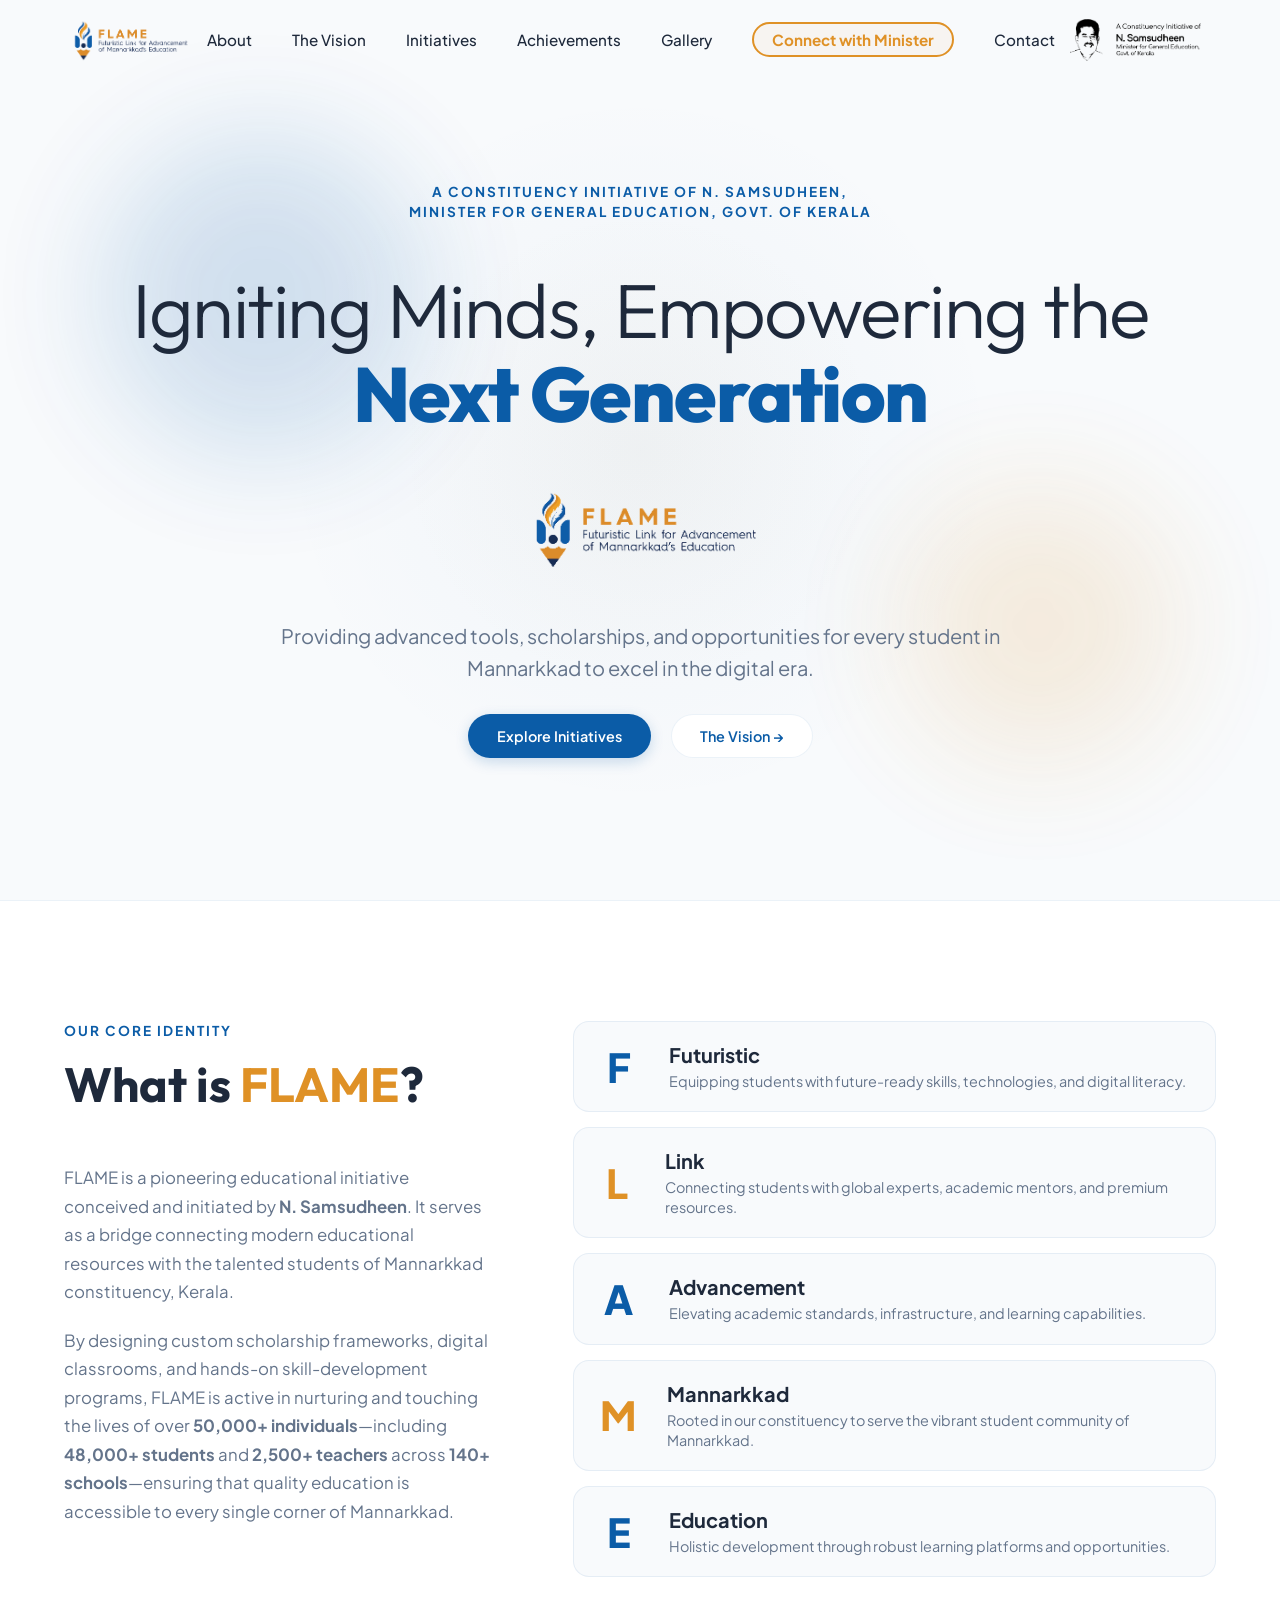
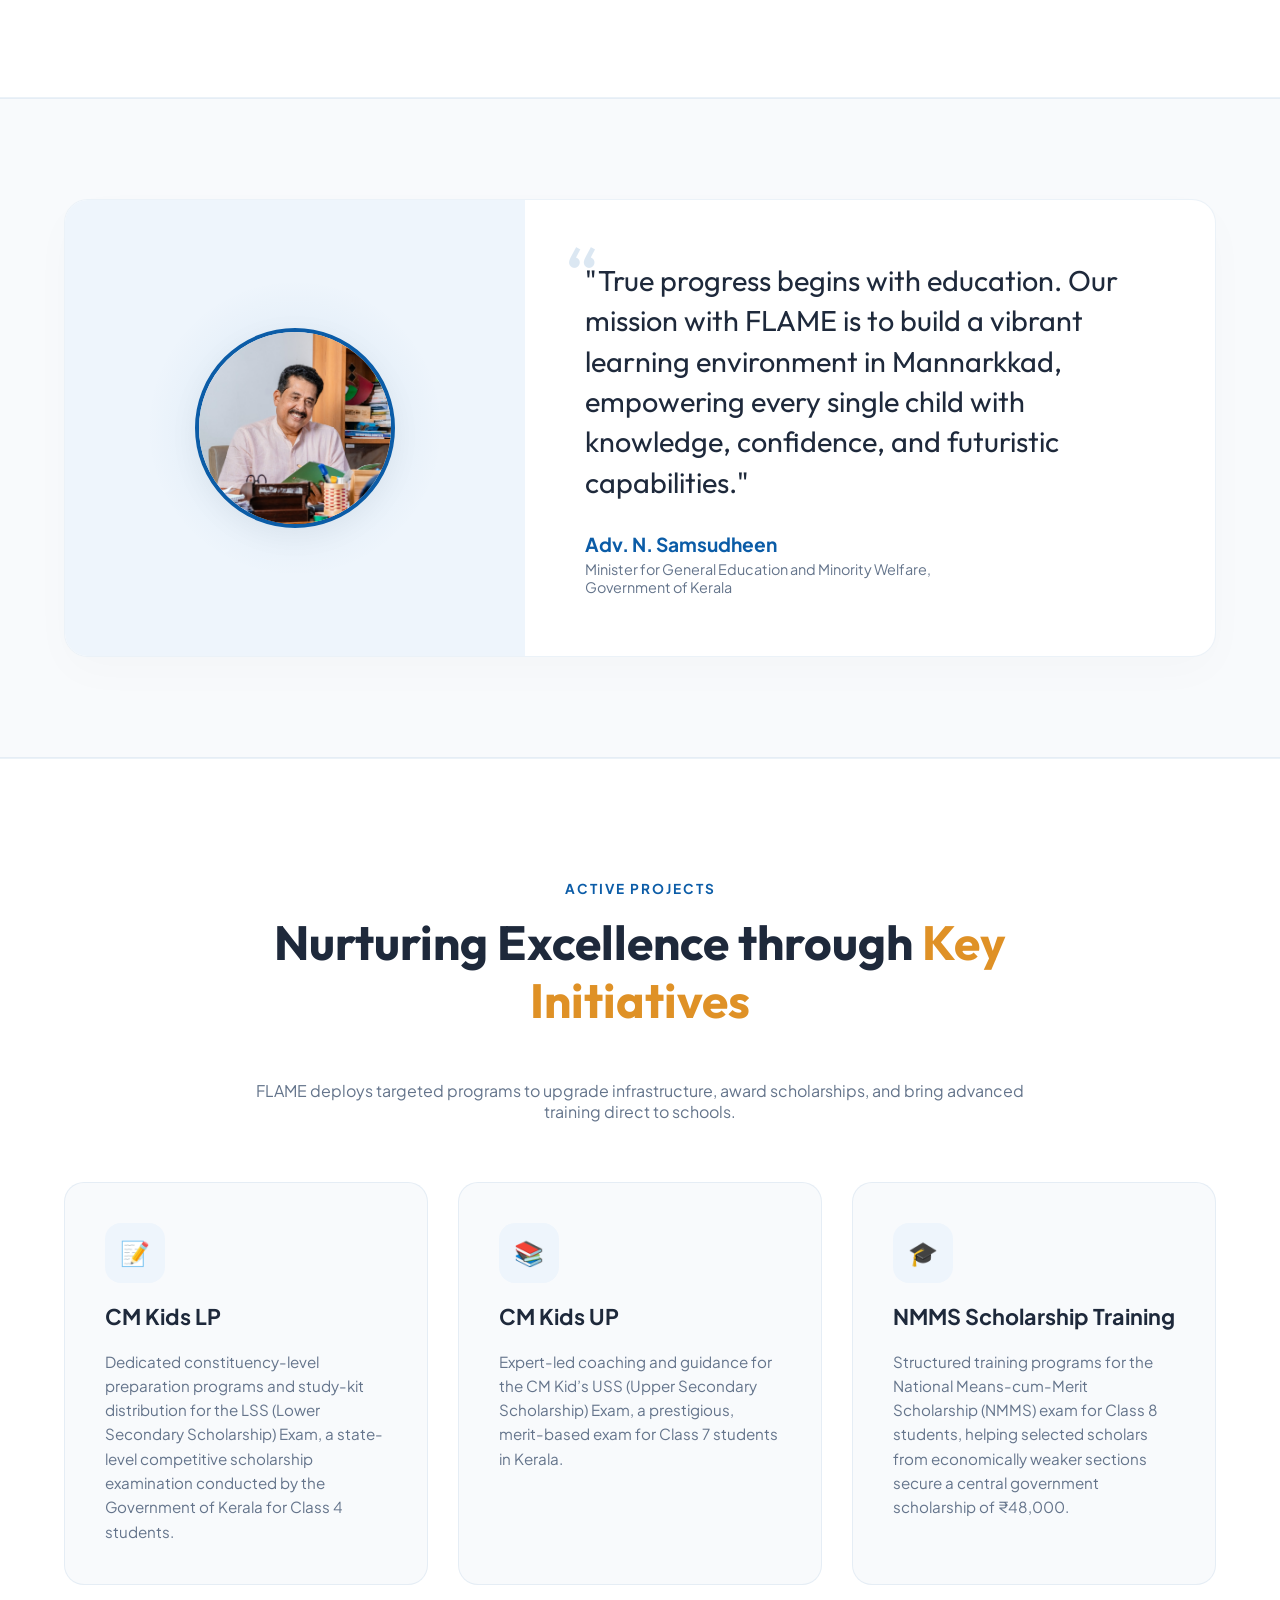
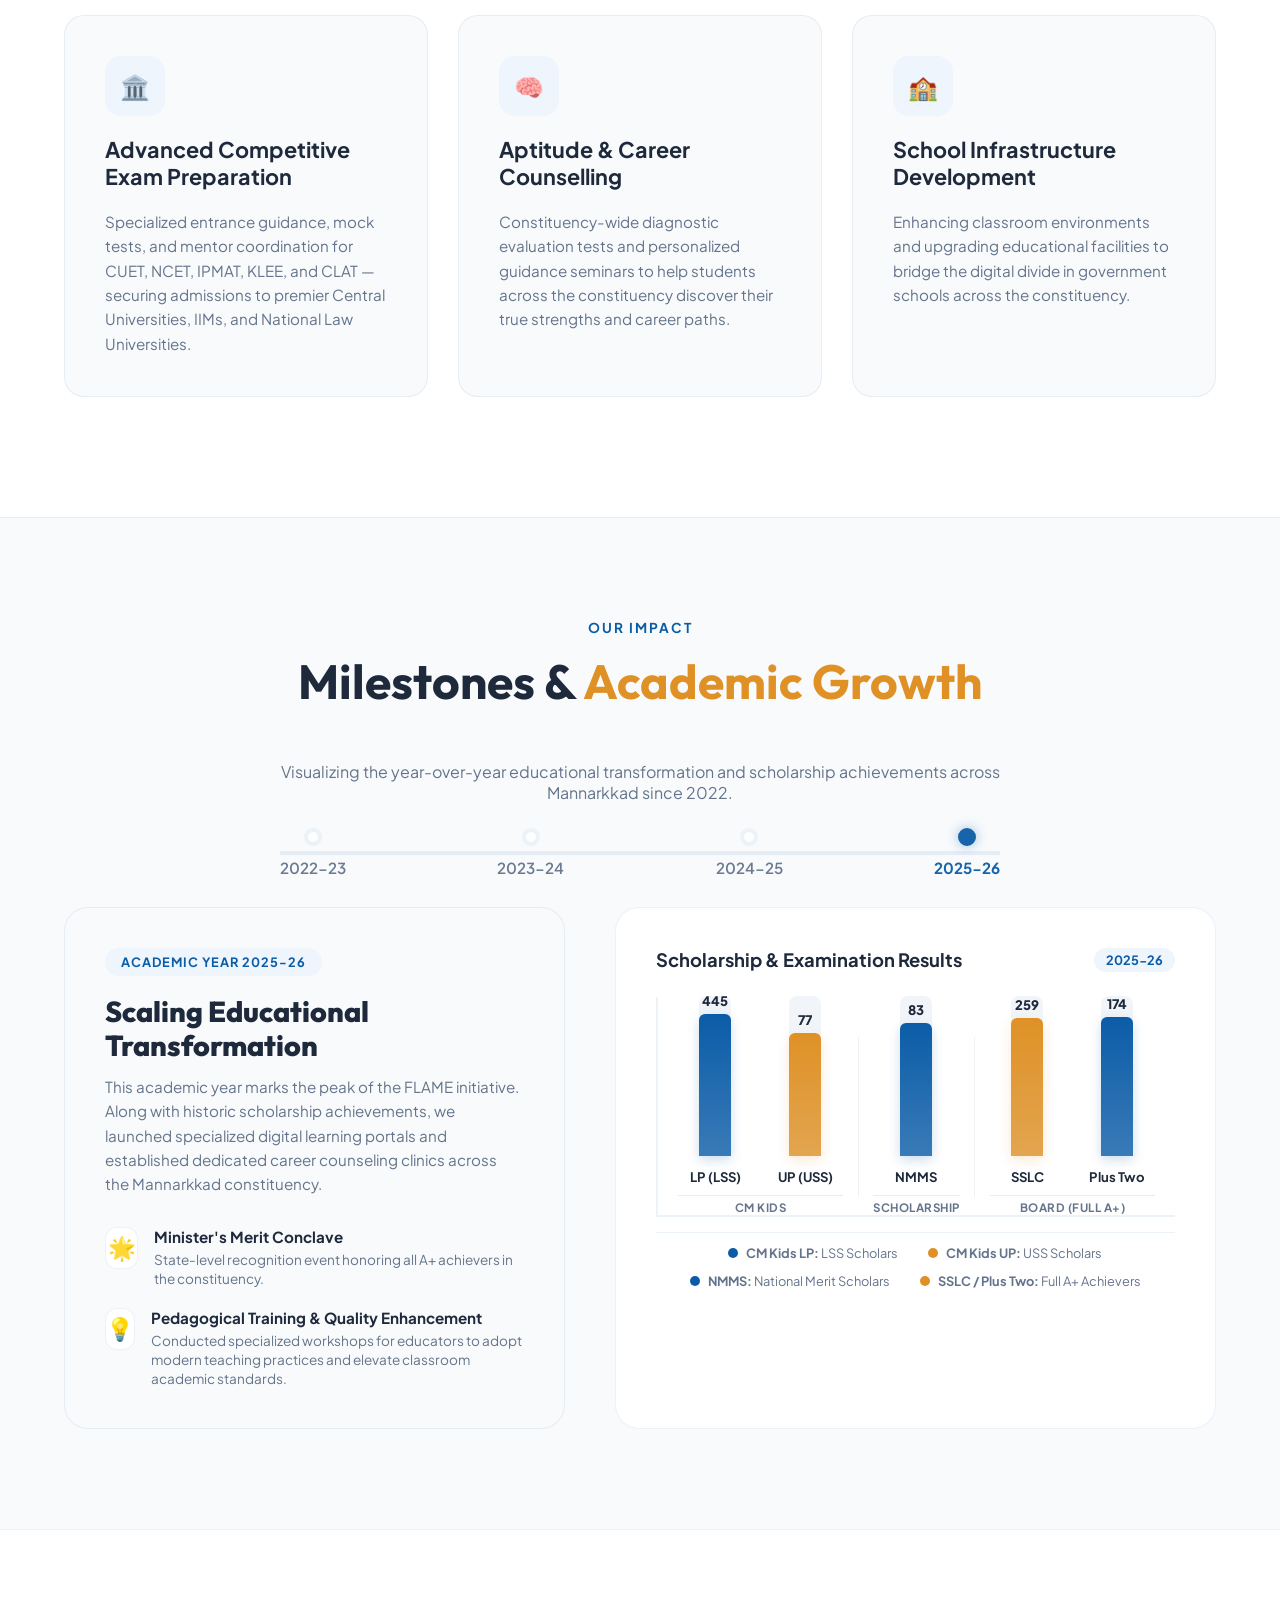
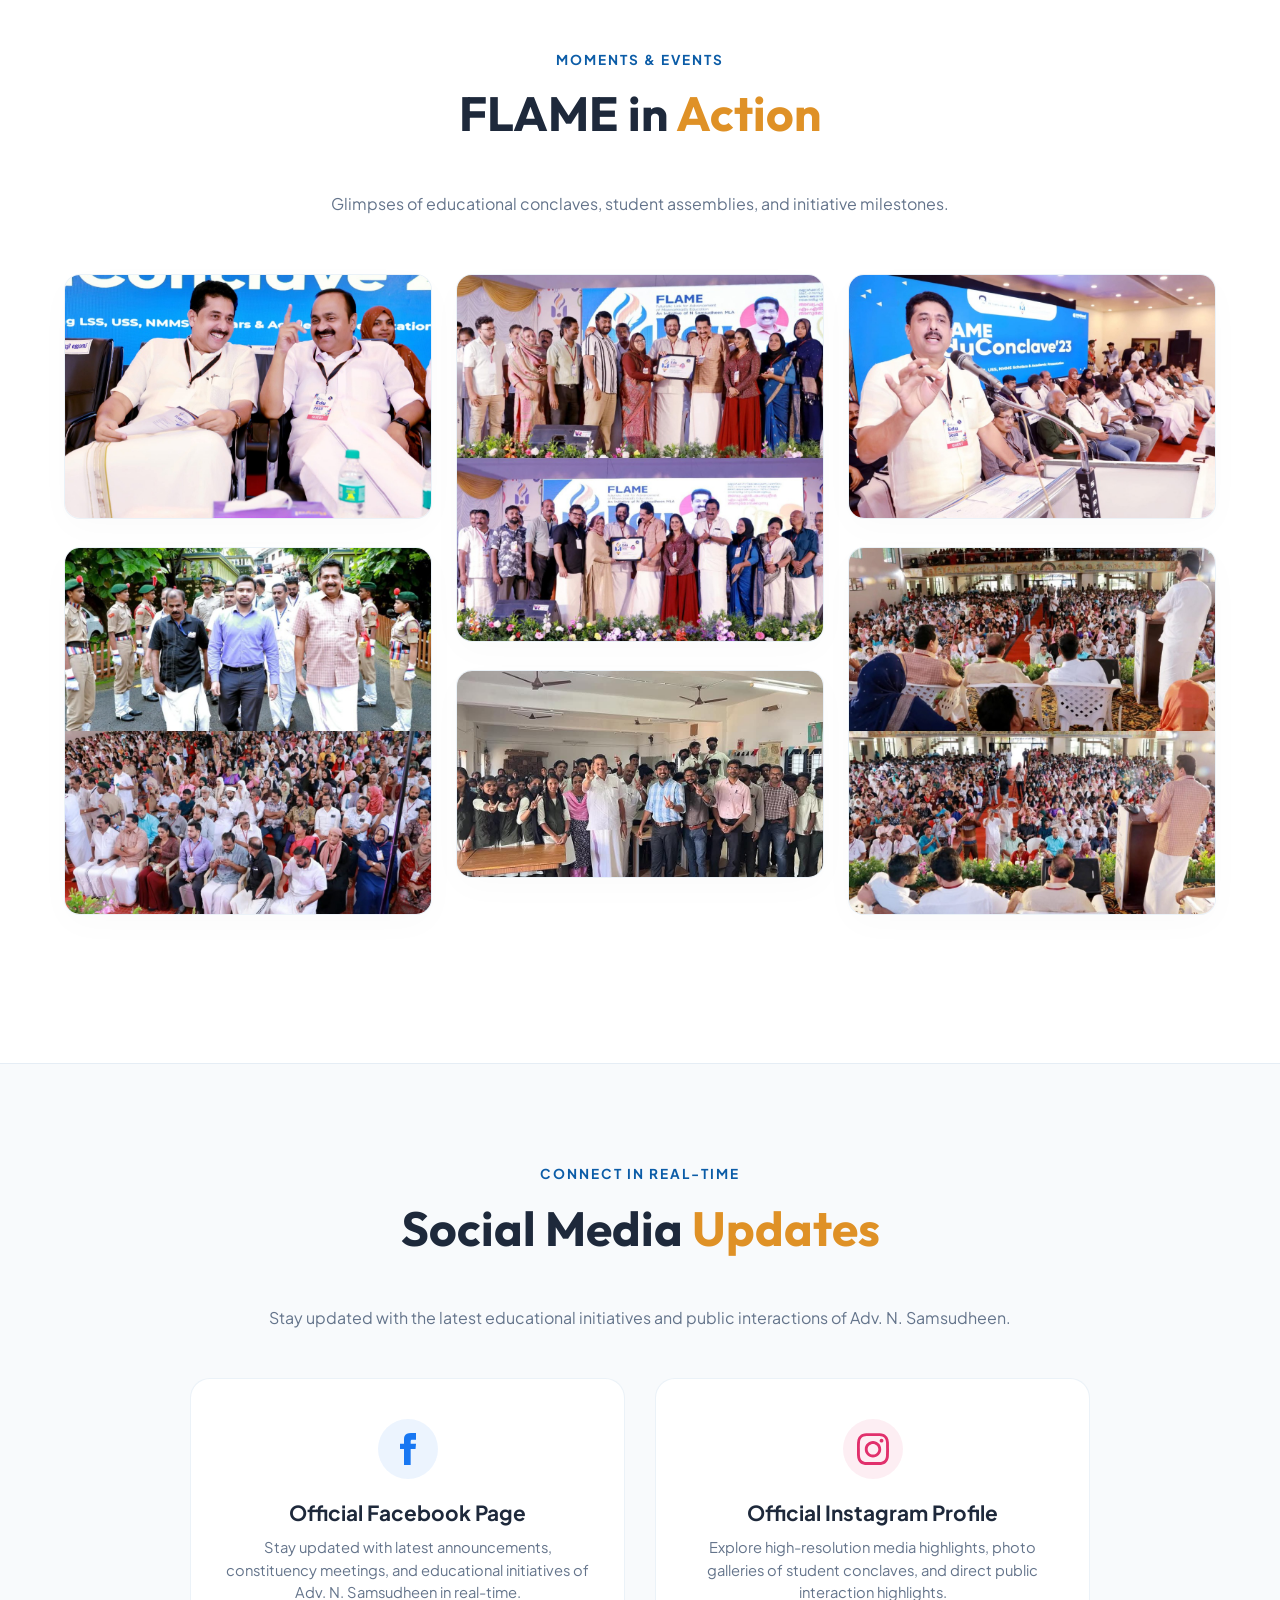
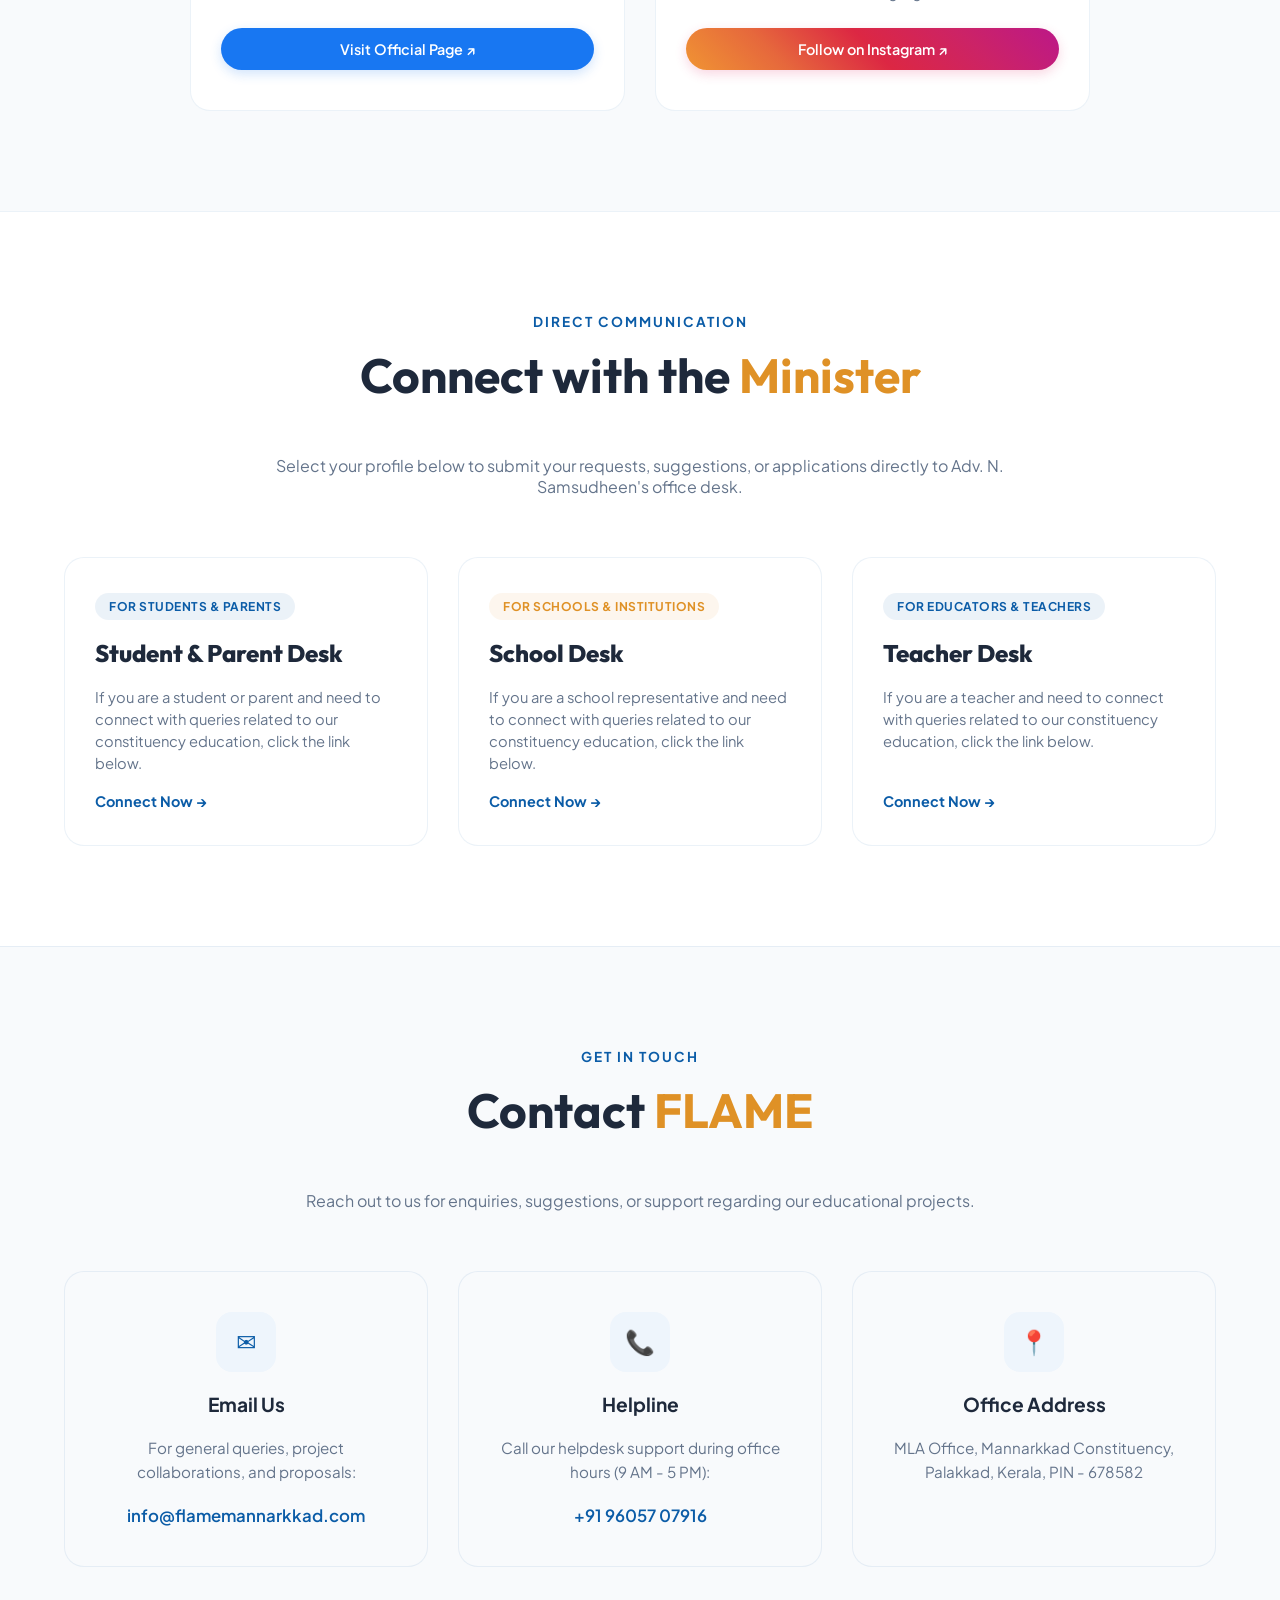
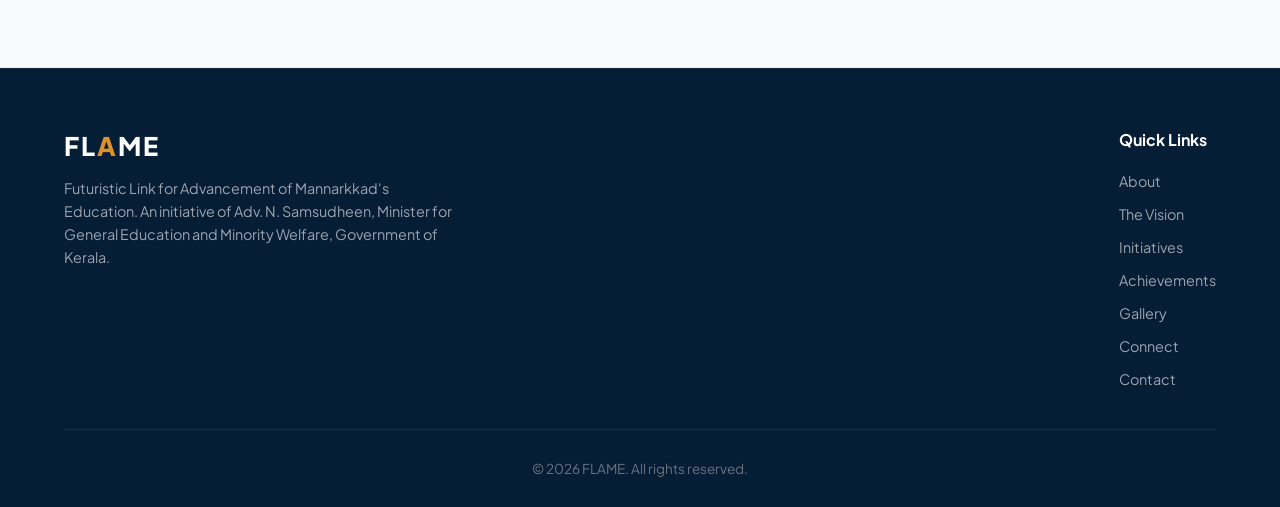
<file: index.html>
<!DOCTYPE html>
<html lang="en">
<head>
  <meta charset="UTF-8">
  <meta name="viewport" content="width=device-width, initial-scale=1.0">
  <title>FLAME - Futuristic Link for Advancement of Mannarkkad's Education</title>
  <meta name="description" content="Website of FLAME, a premier educational initiative of Adv. N. Samsudheen in Mannarkkad, Kerala to empower students.">
  <link rel="stylesheet" href="style.css">
  <link rel="icon" type="image/png" href="assets/flame-favicon.png">
</head>
<body>

  <!-- Dynamic Interactive Spotlight Background -->
  <div class="interactive-bg">
    <!-- Interactive Background Blobs for Main site -->
    <div class="floating-blob blob-1"></div>
    <div class="floating-blob blob-2"></div>
  </div>

  <!-- Header -->
  <header>
    <div class="logo-container">
      <a href="#">
        <img src="assets/flame-logo.png" alt="FLAME Logo" class="header-logo" style="height: 48px; width: auto; display: block;">
      </a>
    </div>
    
    <nav>
      <ul>
        <li><a href="#about">About</a></li>
        <li><a href="#founder">The Vision</a></li>
        <li><a href="#projects">Initiatives</a></li>
        <li><a href="#achievements">Achievements</a></li>
        <li><a href="#gallery">Gallery</a></li>
        <li><a href="#connect" class="header-cta-link">Connect with Minister</a></li>
        <li><a href="#contact">Contact</a></li>
      </ul>
    </nav>

    <div class="initiative-container" style="display: flex; align-items: center;">
      <img src="assets/mla-initiative.png" alt="An Initiative of N Samsudheen MLA" class="header-initiative" style="height: 42px; width: auto; display: block;">
    </div>

    <div class="header-right-actions" style="display: flex; align-items: center; gap: 15px; z-index: 100;">
      <a href="#connect" class="header-cta-link header-mobile-cta">Connect with Minister</a>
      <button class="mobile-menu-toggle" aria-label="Toggle navigation">
        <span></span>
        <span></span>
        <span></span>
      </button>
    </div>
  </header>

  <!-- Hero Section -->
  <section class="hero" id="home">
    <div class="hero-container">
      <span class="section-label" style="opacity: 0; animation: fadeUp 1.2s cubic-bezier(0.16, 1, 0.3, 1) forwards;">A Constituency Initiative of N. Samsudheen,<br>Minister for General Education, Govt. of Kerala</span>
      <h1 style="max-width: 1050px; font-weight: 300;">Igniting Minds, Empowering the <span>Next Generation</span></h1>
      <img src="assets/flame-logo.png" alt="FLAME Logo" style="max-width: 250px; width: 100%; height: auto; margin: 15px auto; display: block; opacity: 0; animation: fadeUp 1.2s cubic-bezier(0.16, 1, 0.3, 1) 0.3s forwards;">
      <p class="tagline" style="max-width: 750px;">Providing advanced tools, scholarships, and opportunities for every student in Mannarkkad to excel in the digital era.</p>
      
      <div class="hero-ctas">
        <a href="#projects" class="cta-btn">Explore Initiatives</a>
        <a href="#founder" class="btn-secondary">The Vision &rarr;</a>
      </div>
    </div>
  </section>

  <!-- About / Acronym Builder Section -->
  <section class="about" id="about">
    <div class="about-grid">
      <div class="about-left reveal">
        <span class="section-label">Our Core Identity</span>
        <h2 class="section-title">What is <span>FLAME</span>?</h2>
        <p>FLAME is a pioneering educational initiative conceived and initiated by <strong>N. Samsudheen</strong>. It serves as a bridge connecting modern educational resources with the talented students of Mannarkkad constituency, Kerala.</p>
        <p style="margin-top: 20px;">By designing custom scholarship frameworks, digital classrooms, and hands-on skill-development programs, FLAME is active in nurturing and touching the lives of over <strong>50,000+ individuals</strong>—including <strong>48,000+ students</strong> and <strong>2,500+ teachers</strong> across <strong>140+ schools</strong>—ensuring that quality education is accessible to every single corner of Mannarkkad.</p>
      </div>

      <div class="acronym-builder reveal reveal-delay-2">
        <div class="acronym-letter-row">
          <div class="acronym-letter">F</div>
          <div class="acronym-text">
            <div class="acronym-word">Futuristic</div>
            <div class="acronym-desc">Equipping students with future-ready skills, technologies, and digital literacy.</div>
          </div>
        </div>

        <div class="acronym-letter-row">
          <div class="acronym-letter">L</div>
          <div class="acronym-text">
            <div class="acronym-word">Link</div>
            <div class="acronym-desc">Connecting students with global experts, academic mentors, and premium resources.</div>
          </div>
        </div>

        <div class="acronym-letter-row">
          <div class="acronym-letter">A</div>
          <div class="acronym-text">
            <div class="acronym-word">Advancement</div>
            <div class="acronym-desc">Elevating academic standards, infrastructure, and learning capabilities.</div>
          </div>
        </div>

        <div class="acronym-letter-row">
          <div class="acronym-letter">M</div>
          <div class="acronym-text">
            <div class="acronym-word">Mannarkkad</div>
            <div class="acronym-desc">Rooted in our constituency to serve the vibrant student community of Mannarkkad.</div>
          </div>
        </div>

        <div class="acronym-letter-row">
          <div class="acronym-letter">E</div>
          <div class="acronym-text">
            <div class="acronym-word">Education</div>
            <div class="acronym-desc">Holistic development through robust learning platforms and opportunities.</div>
          </div>
        </div>
      </div>
    </div>
  </section>

  <!-- Founder Vision Section -->
  <section class="founder" id="founder">
    <div class="founder-card reveal">
      <div class="founder-image-area">
        <div class="founder-avatar">
          <img src="assets/minister-photo.jpg" alt="Adv. N. Samsudheen" style="width: 100%; height: 100%; object-fit: cover; object-position: center;">
        </div>
      </div>
      <div class="founder-info">
        <div class="founder-quote">"True progress begins with education. Our mission with FLAME is to build a vibrant learning environment in Mannarkkad, empowering every single child with knowledge, confidence, and futuristic capabilities."</div>
        <div class="founder-name">Adv. N. Samsudheen</div>
        <div class="founder-title">Minister for General Education and Minority Welfare,<br>Government of Kerala</div>
      </div>
    </div>
  </section>

  <!-- Initiatives Grid Section -->
  <section class="projects" id="projects">
    <div style="text-align: center; max-width: 800px; margin: 0 auto 60px auto;" class="reveal">
      <span class="section-label">Active Projects</span>
      <h2 class="section-title">Nurturing Excellence through <span>Key Initiatives</span></h2>
      <p style="color: var(--color-text-muted);">FLAME deploys targeted programs to upgrade infrastructure, award scholarships, and bring advanced training direct to schools.</p>
    </div>

    <div class="projects-grid">
      <!-- Card 1: CM Kids LP -->
      <div class="project-card reveal">
        <div class="project-icon">📝</div>
        <h4>CM Kids LP</h4>
        <p>Dedicated constituency-level preparation programs and study-kit distribution for the LSS (Lower Secondary Scholarship) Exam, a state-level competitive scholarship examination conducted by the Government of Kerala for Class 4 students.</p>
      </div>

      <!-- Card 2: CM Kids UP -->
      <div class="project-card reveal reveal-delay-1">
        <div class="project-icon">📚</div>
        <h4>CM Kids UP</h4>
        <p>Expert-led coaching and guidance for the CM Kid’s USS (Upper Secondary Scholarship) Exam, a prestigious, merit-based exam for Class 7 students in Kerala.</p>
      </div>

      <!-- Card 3: NMMS -->
      <div class="project-card reveal reveal-delay-2">
        <div class="project-icon">🎓</div>
        <h4>NMMS Scholarship Training</h4>
        <p>Structured training programs for the National Means-cum-Merit Scholarship (NMMS) exam for Class 8 students, helping selected scholars from economically weaker sections secure a central government scholarship of ₹48,000.</p>
      </div>

      <!-- Card 4: CUET -->
      <div class="project-card reveal">
        <div class="project-icon">🏛️</div>
        <h4>Advanced Competitive Exam Preparation</h4>
        <p>Specialized entrance guidance, mock tests, and mentor coordination for CUET, NCET, IPMAT, KLEE, and CLAT — securing admissions to premier Central Universities, IIMs, and National Law Universities.</p>
      </div>

      <!-- Card 5: Counselling -->
      <div class="project-card reveal reveal-delay-1">
        <div class="project-icon">🧠</div>
        <h4>Aptitude & Career Counselling</h4>
        <p>Constituency-wide diagnostic evaluation tests and personalized guidance seminars to help students across the constituency discover their true strengths and career paths.</p>
      </div>

      <!-- Card 6: Infrastructure -->
      <div class="project-card reveal reveal-delay-2">
        <div class="project-icon">🏫</div>
        <h4>School Infrastructure Development</h4>
        <p>Enhancing classroom environments and upgrading educational facilities to bridge the digital divide in government schools across the constituency.</p>
      </div>
    </div>
  </section>

  <!-- Achievements Section -->
  <section class="achievements-section" id="achievements" style="padding: 100px 5%; background-color: var(--color-bg-base); border-top: 1px solid var(--color-border);">
    <div style="text-align: center; max-width: 800px; margin: 0 auto 25px auto;">
      <span class="section-label">Our Impact</span>
      <h2 class="section-title">Milestones & <span>Academic Growth</span></h2>
      <p style="color: var(--color-text-muted);">Visualizing the year-over-year educational transformation and scholarship achievements across Mannarkkad since 2022.</p>
    </div>
    <!-- Timeline Selector (Locked to 2025-26) -->
    <div class="timeline-container" style="pointer-events: none; opacity: 0.95;">
      <div class="timeline-line"></div>
      <div class="timeline-years">
        <button class="timeline-year-btn" data-year="2022-23" style="cursor: default;">
          <span class="dot"></span>
          <span class="label">2022-23</span>
        </button>
        <button class="timeline-year-btn" data-year="2023-24" style="cursor: default;">
          <span class="dot"></span>
          <span class="label">2023-24</span>
        </button>
        <button class="timeline-year-btn" data-year="2024-25" style="cursor: default;">
          <span class="dot"></span>
          <span class="label">2024-25</span>
        </button>
        <button class="timeline-year-btn active" data-year="2025-26" style="cursor: default;">
          <span class="dot"></span>
          <span class="label">2025-26</span>
        </button>
      </div>
    </div>    <!-- Dashboard Content Layout -->
    <div class="achievements-dashboard reveal" style="display: grid; grid-template-columns: 1fr 1.2fr; gap: 50px; max-width: 1200px; margin: 0 auto; align-items: center;">
      
      <!-- Milestone Highlight Panel -->
      <div class="milestone-card">
        <span class="milestone-year-tag" id="milestone-year">Academic Year 2025-26</span>
        <h3 class="milestone-title" id="milestone-title">Scaling Educational Transformation</h3>
        <p class="milestone-desc" id="milestone-desc">This academic year marks the peak of the FLAME initiative. Along with historic scholarship achievements, we launched specialized digital learning portals and established dedicated career counseling clinics across the Mannarkkad constituency.</p>
        
        <div class="milestone-list" id="milestone-features">
          <div class="milestone-item">
            <span class="milestone-icon">🌟</span>
            <div>
              <h6>Minister's Merit Conclave</h6>
              <p>State-level recognition event honoring all A+ achievers in the constituency.</p>
            </div>
          </div>
          <div class="milestone-item">
            <span class="milestone-icon">💡</span>
            <div>
              <h6>Pedagogical Training & Quality Enhancement</h6>
              <p>Conducted specialized workshops for educators to adopt modern teaching practices and elevate classroom academic standards.</p>
            </div>
          </div>
        </div>
      </div>

      <!-- Custom Animated Bar Graph -->
      <div class="graph-card">
        <h4 style="margin: 0 0 25px 0; font-size: 1.15rem; font-weight: 700; color: var(--color-text-main); display: flex; align-items: center; justify-content: space-between;">
          <span>Scholarship & Examination Results</span>
          <span style="font-size: 0.8rem; background: var(--color-primary-blue-light); color: var(--color-primary-blue); padding: 4px 12px; border-radius: 20px;" id="graph-year-indicator">2025-26</span>
        </h4>
        
        <div class="chart-container">
          <div class="chart-bars-wrapper">
            <!-- Group 1: LP & UP (CM Kids) -->
            <div class="chart-group-section">
              <div class="chart-group-bars">
                <!-- Bar 1 -->
                <div class="chart-bar-col">
                  <div class="chart-bar-track">
                    <div class="chart-bar bar-blue" id="bar-lss" style="height: 89%;">
                      <span class="bar-value">445</span>
                    </div>
                  </div>
                  <span class="bar-label">LP (LSS)</span>
                </div>

                <!-- Bar 2 -->
                <div class="chart-bar-col">
                  <div class="chart-bar-track">
                    <div class="chart-bar bar-gold" id="bar-uss" style="height: 77%;">
                      <span class="bar-value">77</span>
                    </div>
                  </div>
                  <span class="bar-label">UP (USS)</span>
                </div>
              </div>
              <span class="chart-group-label">CM Kids</span>
            </div>

            <div class="chart-divider-line"></div>

            <!-- Group 2: NMMS (National Merit) -->
            <div class="chart-group-section">
              <div class="chart-group-bars">
                <!-- Bar 3 -->
                <div class="chart-bar-col">
                  <div class="chart-bar-track">
                    <div class="chart-bar bar-blue" id="bar-nmms" style="height: 83%;">
                      <span class="bar-value">83</span>
                    </div>
                  </div>
                  <span class="bar-label">NMMS</span>
                </div>
              </div>
              <span class="chart-group-label">Scholarship</span>
            </div>

            <div class="chart-divider-line"></div>

            <!-- Group 3: SSLC & Plus Two (Board Exams) -->
            <div class="chart-group-section">
              <div class="chart-group-bars">
                <!-- Bar 4 -->
                <div class="chart-bar-col">
                  <div class="chart-bar-track">
                    <div class="chart-bar bar-gold" id="bar-sslc" style="height: 86.3%;">
                      <span class="bar-value">259</span>
                    </div>
                  </div>
                  <span class="bar-label">SSLC</span>
                </div>

                <!-- Bar 5 -->
                <div class="chart-bar-col">
                  <div class="chart-bar-track">
                    <div class="chart-bar bar-blue" id="bar-plustwo" style="height: 87%;">
                      <span class="bar-value">174</span>
                    </div>
                  </div>
                  <span class="bar-label">Plus Two</span>
                </div>
              </div>
              <span class="chart-group-label">Board (Full A+)</span>
            </div>
          </div>
        </div>

        <!-- Graph Legend -->
        <div class="chart-legend">
          <div class="legend-item"><span class="legend-dot dot-blue"></span> <span><strong>CM Kids LP:</strong> LSS Scholars</span></div>
          <div class="legend-item"><span class="legend-dot dot-gold"></span> <span><strong>CM Kids UP:</strong> USS Scholars</span></div>
          <div class="legend-item"><span class="legend-dot dot-blue"></span> <span><strong>NMMS:</strong> National Merit Scholars</span></div>
          <div class="legend-item"><span class="legend-dot dot-gold"></span> <span><strong>SSLC / Plus Two:</strong> Full A+ Achievers</span></div>
        </div>
      </div>

    </div>
  </section>

  <!-- Gallery Section -->
  <section class="gallery" id="gallery">
    <div style="text-align: center; max-width: 800px; margin: 0 auto 60px auto;" class="reveal">
      <span class="section-label">Moments & Events</span>
      <h2 class="section-title">FLAME in <span>Action</span></h2>
      <p style="color: var(--color-text-muted);">Glimpses of educational conclaves, student assemblies, and initiative milestones.</p>
    </div>

    <div class="gallery-grid reveal">
      <div class="gallery-item">
        <img src="assets/gallery-1.jpg" alt="Conclave Panel Discussion">
      </div>
      <div class="gallery-item">
        <img src="assets/gallery-2.jpg" alt="NCC cadets marching">
      </div>
      <div class="gallery-item">
        <img src="assets/gallery-3.jpg" alt="Conclave Stage Presentation">
      </div>
      <div class="gallery-item">
        <img src="assets/gallery-4.jpg" alt="Classroom Presentation">
      </div>
      <div class="gallery-item">
        <img src="assets/gallery-5.jpg" alt="Adv. N. Samsudheen speaking">
      </div>
      <div class="gallery-item">
        <img src="assets/gallery-6.jpg" alt="Adv. N. Samsudheen addressing large conclave audience">
      </div>
    </div>
  </section>

  <!-- Social Media Hub Section -->
  <section class="social-hub" id="social" style="padding: 100px 5%; background-color: var(--color-bg-base); border-top: 1px solid var(--color-border);">
    <div style="text-align: center; max-width: 800px; margin: 0 auto 50px auto;">
      <span class="section-label">Connect in Real-Time</span>
      <h2 class="section-title">Social Media <span>Updates</span></h2>
      <p style="color: var(--color-text-muted);">Stay updated with the latest educational initiatives and public interactions of Adv. N. Samsudheen.</p>
    </div>

    <div class="social-redirect-grid" style="display: grid; grid-template-columns: repeat(auto-fit, minmax(320px, 1fr)); gap: 30px; max-width: 900px; margin: 0 auto;">
      <!-- Facebook Redirect Card -->
      <a href="https://www.facebook.com/nsamsudheen.mla" target="_blank" class="social-redirect-card fb-card-redirect reveal" style="text-decoration: none; color: inherit;">
        <div class="social-card-inner" style="background: white; border: 1px solid var(--color-border); border-radius: 20px; padding: 40px 30px; display: flex; flex-direction: column; align-items: center; text-align: center; transition: all 0.3s ease; box-shadow: var(--shadow-sm); height: 100%;">
          <div class="social-card-icon" style="background: rgba(24, 119, 242, 0.08); width: 60px; height: 60px; border-radius: 50%; display: flex; align-items: center; justify-content: center; margin-bottom: 20px; color: #1877F2;">
            <svg style="width: 32px; height: 32px; fill: currentColor;" viewBox="0 0 24 24"><path d="M9 8h-3v4h3v12h5v-12h3.642l.358-4h-4v-1.667c0-.955.192-1.333 1.115-1.333h2.885v-5h-3.808c-3.596 0-5.192 1.583-5.192 4.615v3.385z"/></svg>
          </div>
          <h4 style="font-size: 1.3rem; font-weight: 700; margin-bottom: 10px; color: var(--color-text-main);">Official Facebook Page</h4>
          <p style="font-size: 0.92rem; color: var(--color-text-muted); line-height: 1.5; margin-bottom: 25px; flex-grow: 1;">Stay updated with latest announcements, constituency meetings, and educational initiatives of Adv. N. Samsudheen in real-time.</p>
          <span class="social-card-btn" style="background: #1877F2; color: white; padding: 12px 30px; border-radius: 30px; font-weight: 600; font-size: 0.9rem; width: 100%; transition: background 0.3s ease; box-shadow: 0 4px 12px rgba(24, 119, 242, 0.2); display: inline-block;">Visit Official Page ↗</span>
        </div>
      </a>

      <!-- Instagram Redirect Card -->
      <a href="https://www.instagram.com/n_samsudheen/" target="_blank" class="social-redirect-card ig-card-redirect reveal" style="text-decoration: none; color: inherit;">
        <div class="social-card-inner" style="background: white; border: 1px solid var(--color-border); border-radius: 20px; padding: 40px 30px; display: flex; flex-direction: column; align-items: center; text-align: center; transition: all 0.3s ease; box-shadow: var(--shadow-sm); height: 100%;">
          <div class="social-card-icon" style="background: rgba(225, 48, 108, 0.08); width: 60px; height: 60px; border-radius: 50%; display: flex; align-items: center; justify-content: center; margin-bottom: 20px; color: #E1306C;">
            <svg style="width: 32px; height: 32px; fill: currentColor;" viewBox="0 0 24 24"><path d="M12 2.163c3.204 0 3.584.012 4.85.07 3.252.148 4.771 1.691 4.919 4.919.058 1.265.069 1.645.069 4.849 0 3.205-.012 3.584-.069 4.849-.149 3.225-1.664 4.771-4.919 4.919-1.266.058-1.644.07-4.85.07-3.204 0-3.584-.012-4.849-.07-3.26-.149-4.771-1.699-4.919-4.92-.058-1.265-.07-1.644-.07-4.849 0-3.204.013-3.583.07-4.849.149-3.227 1.664-4.771 4.919-4.919 1.266-.057 1.645-.069 4.849-.069zm0-2c-3.259 0-3.667.014-4.947.072-4.358.2-6.78 2.618-6.98 6.98-.059 1.281-.073 1.689-.073 4.948 0 3.259.014 3.668.072 4.948.2 4.358 2.618 6.78 6.98 6.98 1.281.058 1.689.072 4.948.072 3.259 0 3.668-.014 4.948-.072 4.354-.2 6.782-2.618 6.979-6.98.059-1.28.073-1.689.073-4.948 0-3.259-.014-3.667-.072-4.947-.196-4.354-2.617-6.78-6.979-6.98-1.281-.059-1.69-.073-4.949-.073zm0 5.838c-3.403 0-6.162 2.759-6.162 6.162s2.759 6.163 6.162 6.163 6.162-2.759 6.162-6.163c0-3.403-2.759-6.162-6.162-6.162zm0 10.162c-2.209 0-4-1.79-4-4 0-2.209 1.791-4 4-4s4 1.791 4 4c0 2.21-1.791 4-4 4zm6.406-11.845c-.796 0-1.441.645-1.441 1.44s.645 1.44 1.441 1.44c.795 0 1.439-.645 1.439-1.44s-.644-1.44-1.439-1.44z"/></svg>
          </div>
          <h4 style="font-size: 1.3rem; font-weight: 700; margin-bottom: 10px; color: var(--color-text-main);">Official Instagram Profile</h4>
          <p style="font-size: 0.92rem; color: var(--color-text-muted); line-height: 1.5; margin-bottom: 25px; flex-grow: 1;">Explore high-resolution media highlights, photo galleries of student conclaves, and direct public interaction highlights.</p>
          <span class="social-card-btn" style="background: linear-gradient(45deg, #f09433 0%, #e6683c 25%, #dc2743 50%, #cc2366 75%, #bc1888 100%); color: white; padding: 12px 30px; border-radius: 30px; font-weight: 600; font-size: 0.9rem; width: 100%; transition: opacity 0.3s ease; box-shadow: 0 4px 12px rgba(225, 48, 108, 0.2); display: inline-block;">Follow on Instagram ↗</span>
        </div>
      </a>
    </div>
  </section>

  <!-- Connect to Minister Section -->
  <section class="connect-minister-section" id="connect" style="padding: 100px 5%; background-color: white; border-top: 1px solid var(--color-border);">
    <div style="text-align: center; max-width: 800px; margin: 0 auto 60px auto;">
      <span class="section-label">Direct Communication</span>
      <h2 class="section-title">Connect with the <span>Minister</span></h2>
      <p style="color: var(--color-text-muted);">Select your profile below to submit your requests, suggestions, or applications directly to Adv. N. Samsudheen's office desk.</p>
    </div>

    <div class="desks-grid reveal" style="display: grid; grid-template-columns: repeat(auto-fit, minmax(300px, 1fr)); gap: 30px; max-width: 1200px; margin: 0 auto;">
      <!-- Desk 1: Student / Parents -->
      <div class="desk-card">
        <div class="desk-badge" style="background: rgba(11, 92, 167, 0.08); color: var(--color-primary-blue);">For Students & Parents</div>
        <h3>Student & Parent Desk</h3>
        <p>If you are a student or parent and need to connect with queries related to our constituency education, click the link below.</p>
        <a href="https://docs.google.com/forms/d/e/1FAIpQLSdWdRSlu6qgEx8RuP8tx4ncIfOk7xn4wPelz5S5yivzM2yUXw/viewform?usp=dialog" target="_blank" class="desk-cta-btn">Connect Now &rarr;</a>
      </div>

      <!-- Desk 2: School -->
      <div class="desk-card">
        <div class="desk-badge" style="background: rgba(223, 145, 38, 0.08); color: var(--color-primary-gold);">For Schools & Institutions</div>
        <h3>School Desk</h3>
        <p>If you are a school representative and need to connect with queries related to our constituency education, click the link below.</p>
        <a href="https://docs.google.com/forms/d/e/1FAIpQLSdkgxKRSXdAcxIREaECdvGI3w1QhGBAjG1Yxy5XuLK8mdNo_w/viewform?usp=dialog" target="_blank" class="desk-cta-btn">Connect Now &rarr;</a>
      </div>

      <!-- Desk 3: Teacher -->
      <div class="desk-card">
        <div class="desk-badge" style="background: rgba(11, 92, 167, 0.08); color: var(--color-primary-blue);">For Educators & Teachers</div>
        <h3>Teacher Desk</h3>
        <p>If you are a teacher and need to connect with queries related to our constituency education, click the link below.</p>
        <a href="https://docs.google.com/forms/d/e/1FAIpQLSdWpK65spFfngyOVLtknO54Yc1z3Z43x7F9Si5s9Ju1U1Y9vA/viewform?usp=publish-editor" target="_blank" class="desk-cta-btn">Connect Now &rarr;</a>
      </div>
    </div>
  </section>

  <!-- Contact Info Section -->
  <section class="contact-info-section" id="contact" style="background-color: var(--color-bg-base); border-top: 1px solid var(--color-border); border-bottom: 1px solid var(--color-border); padding: 100px 5%;">
    <div style="text-align: center; max-width: 800px; margin: 0 auto 60px auto;" class="reveal">
      <span class="section-label">Get in Touch</span>
      <h2 class="section-title">Contact <span>FLAME</span></h2>
      <p style="color: var(--color-text-muted);">Reach out to us for enquiries, suggestions, or support regarding our educational projects.</p>
    </div>

    <div style="display: grid; grid-template-columns: repeat(auto-fit, minmax(280px, 1fr)); gap: 30px; max-width: 1200px; margin: 0 auto;" class="reveal">
      <!-- Email Card -->
      <div class="project-card" style="align-items: center; text-align: center; padding: 40px 30px;">
        <div class="project-icon">✉️</div>
        <h4 style="font-size: 1.2rem; font-weight: 700;">Email Us</h4>
        <p style="font-size: 0.95rem; color: var(--color-text-muted);">For general queries, project collaborations, and proposals:</p>
        <a href="mailto:info@flamemannarkkad.com" style="color: var(--color-primary-blue); text-decoration: none; font-weight: 600; font-size: 1.05rem;">info@flamemannarkkad.com</a>
      </div>

      <!-- Phone Card -->
      <div class="project-card" style="align-items: center; text-align: center; padding: 40px 30px;">
        <div class="project-icon">📞</div>
        <h4 style="font-size: 1.2rem; font-weight: 700;">Helpline</h4>
        <p style="font-size: 0.95rem; color: var(--color-text-muted);">Call our helpdesk support during office hours (9 AM - 5 PM):</p>
        <a href="tel:+919605707916" style="color: var(--color-primary-blue); text-decoration: none; font-weight: 600; font-size: 1.05rem;">+91 96057 07916</a>
      </div>

      <!-- Office Card -->
      <div class="project-card" style="align-items: center; text-align: center; padding: 40px 30px;">
        <div class="project-icon">📍</div>
        <h4 style="font-size: 1.2rem; font-weight: 700;">Office Address</h4>
        <p style="font-size: 0.95rem; color: var(--color-text-muted);">MLA Office, Mannarkkad Constituency, Palakkad, Kerala, PIN - 678582</p>
      </div>
    </div>
  </section>

  <!-- Footer -->
  <footer>
    <div class="footer-content">
      <div class="footer-info">
        <div class="footer-logo">FL<span>A</span>ME</div>
        <p class="footer-desc">Futuristic Link for Advancement of Mannarkkad's Education. An initiative of Adv. N. Samsudheen, Minister for General Education and Minority Welfare, Government of Kerala.</p>
      </div>

      <div class="footer-links">
        <h5>Quick Links</h5>
        <ul>
          <li><a href="#about">About</a></li>
          <li><a href="#founder">The Vision</a></li>
          <li><a href="#projects">Initiatives</a></li>
          <li><a href="#achievements">Achievements</a></li>
          <li><a href="#gallery">Gallery</a></li>
          <li><a href="#connect">Connect</a></li>
          <li><a href="#contact">Contact</a></li>
        </ul>
      </div>
    </div>

    <div class="footer-bottom" style="justify-content: center; text-align: center; width: 100%;">
      <div>&copy; 2026 FLAME. All rights reserved.</div>
    </div>
  </footer>

  <script src="script.js"></script>
</body>
</html>
</file>
<file: style.css>
@import url('https://fonts.googleapis.com/css2?family=Outfit:wght@300;400;500;600;700;800&family=Plus+Jakarta+Sans:wght@300;400;500;600;700&display=swap');

:root {
  --color-primary-blue: #0B5CA7;
  --color-primary-blue-rgb: 11, 92, 167;
  --color-primary-blue-dark: #084985;
  --color-primary-blue-light: #eef5fc;
  
  --color-primary-gold: #DF9126;
  --color-primary-gold-rgb: 223, 145, 38;
  --color-primary-gold-light: #fff8ee;
  
  --color-bg-base: #F8FAFC;
  --color-bg-card: #FFFFFF;
  --color-text-main: #1E293B;
  --color-text-muted: #64748B;
  --color-border: rgba(11, 92, 167, 0.08);
  
  --font-serif: 'Outfit', system-ui, -apple-system, sans-serif; /* High-end geometric sans-serif for headings */
  --font-sans: 'Plus Jakarta Sans', system-ui, -apple-system, sans-serif;
  
  --header-height: 80px;
  --transition-smooth: all 0.5s cubic-bezier(0.16, 1, 0.3, 1);
  --transition-fast: all 0.2s ease;
  
  --cursor-x: 50%;
  --cursor-y: 50%;
}

* {
  box-sizing: border-box;
  margin: 0;
  padding: 0;
}

html {
  scroll-behavior: smooth;
  background-color: var(--color-bg-base);
  color: var(--color-text-main);
  font-family: var(--font-sans);
  font-size: 16px;
  -webkit-font-smoothing: antialiased;
}

body {
  overflow-x: hidden;
  position: relative;
  min-height: 100vh;
}

/* Interactive Cursor Spotlight Background */
.interactive-bg {
  position: fixed;
  top: 0;
  left: 0;
  width: 100%;
  height: 100%;
  pointer-events: none;
  z-index: -1;
  background: 
    radial-gradient(circle 450px at var(--cursor-x) var(--cursor-y), rgba(11, 92, 167, 0.04), transparent 80%),
    radial-gradient(circle 350px at var(--cursor-x) var(--cursor-y), rgba(223, 145, 38, 0.03), transparent 70%),
    var(--color-bg-base);
  transition: background var(--transition-fast);
}

/* Header */
header {
  position: fixed;
  top: 0;
  left: 0;
  width: 100%;
  height: var(--header-height);
  z-index: 100;
  display: flex;
  align-items: center;
  justify-content: space-between;
  padding: 0 5%;
  transition: var(--transition-smooth);
  border-bottom: 1px solid transparent;
}

header.scrolled {
  height: 70px;
  background: rgba(255, 255, 255, 0.75);
  backdrop-filter: blur(20px);
  -webkit-backdrop-filter: blur(20px);
  border-bottom: 1px solid var(--color-border);
  box-shadow: 0 4px 30px rgba(0, 0, 0, 0.01);
}

.logo-container {
  display: flex;
  align-items: center;
  gap: 12px;
}

.logo-text {
  font-family: var(--font-sans);
  font-weight: 800;
  font-size: 1.5rem;
  letter-spacing: 2px;
  background: linear-gradient(135deg, var(--color-primary-blue), var(--color-primary-gold));
  -webkit-background-clip: text;
  -webkit-text-fill-color: transparent;
  display: flex;
  align-items: center;
}

.logo-dot {
  width: 6px;
  height: 6px;
  border-radius: 50%;
  background-color: var(--color-primary-gold);
  margin-left: 2px;
}

nav ul {
  display: flex;
  list-style: none;
  gap: 40px;
}

nav a {
  text-decoration: none;
  color: var(--color-text-main);
  font-weight: 500;
  font-size: 0.95rem;
  transition: var(--transition-fast);
  position: relative;
  padding: 8px 0;
}

nav a::after {
  content: '';
  position: absolute;
  bottom: 0;
  left: 0;
  width: 0;
  height: 2px;
  background-color: var(--color-primary-blue);
  transition: var(--transition-fast);
}

nav a:hover {
  color: var(--color-primary-blue);
}

nav a:hover::after {
  width: 100%;
}

a.header-cta-link {
  color: var(--color-primary-gold) !important;
  font-weight: 700;
  border: 2px solid var(--color-primary-gold);
  padding: 6px 18px;
  border-radius: 50px;
  background: rgba(223, 145, 38, 0.05);
  transition: all 0.3s ease;
  text-decoration: none;
}

a.header-cta-link::after {
  display: none !important;
}

a.header-cta-link:hover {
  background: var(--color-primary-gold) !important;
  color: white !important;
  box-shadow: 0 4px 12px rgba(223, 145, 38, 0.15);
}

.cta-btn {
  background: var(--color-primary-blue);
  color: white;
  padding: 12px 28px;
  border-radius: 50px;
  text-decoration: none;
  font-weight: 600;
  font-size: 0.9rem;
  transition: var(--transition-smooth);
  box-shadow: 0 4px 14px rgba(11, 92, 167, 0.2);
  border: 1px solid transparent;
}

.cta-btn:hover {
  background: var(--color-primary-blue-dark);
  transform: translateY(-2px);
  box-shadow: 0 6px 20px rgba(11, 92, 167, 0.3);
}

.header-mobile-cta {
  display: none !important;
}

.mobile-menu-toggle {
  display: none;
  background: none;
  border: none;
  cursor: pointer;
  padding: 4px;
}

.mobile-menu-toggle span {
  display: block;
  width: 25px;
  height: 2px;
  background-color: var(--color-text-main);
  margin: 6px 0;
  transition: var(--transition-fast);
}

/* Sections Base */
section {
  padding: 120px 5%;
  position: relative;
}

/* Hero Section */
.hero {
  min-height: 100vh;
  display: flex;
  align-items: center;
  justify-content: center;
  padding-top: calc(var(--header-height) + 40px);
  padding-bottom: 80px;
  text-align: center;
}

.hero-container {
  max-width: 1100px;
  width: 100%;
  display: flex;
  flex-direction: column;
  align-items: center;
  gap: 30px;
}

.hero-banner-wrapper {
  width: 100%;
  max-width: 800px;
  border-radius: 20px;
  overflow: hidden;
  box-shadow: 0 20px 50px rgba(0, 0, 0, 0.05);
  border: 1px solid var(--color-border);
  background-color: white;
  transition: var(--transition-smooth);
  transform: translateY(20px);
  opacity: 0;
  animation: fadeUp 1.2s cubic-bezier(0.16, 1, 0.3, 1) forwards;
}

.hero-banner-wrapper:hover {
  transform: translateY(15px) scale(1.01);
  box-shadow: 0 30px 60px rgba(11, 92, 167, 0.08);
}

.hero-banner-wrapper img {
  width: 100%;
  height: auto;
  display: block;
}

.hero h1 {
  font-family: var(--font-serif);
  font-size: 4.8rem;
  font-weight: 800;
  line-height: 1.1;
  letter-spacing: -0.02em;
  color: var(--color-text-main);
  max-width: 1100px;
  opacity: 0;
  transform: translateY(30px);
  animation: fadeUp 1.2s cubic-bezier(0.16, 1, 0.3, 1) 0.2s forwards;
}

.hero h1 span {
  color: var(--color-primary-blue);
  position: relative;
  font-weight: 800;
}

.hero p.tagline {
  font-size: 1.25rem;
  color: var(--color-text-muted);
  max-width: 650px;
  line-height: 1.6;
  opacity: 0;
  transform: translateY(30px);
  animation: fadeUp 1.2s cubic-bezier(0.16, 1, 0.3, 1) 0.4s forwards;
}

.hero-ctas {
  display: flex;
  gap: 20px;
  opacity: 0;
  transform: translateY(30px);
  animation: fadeUp 1.2s cubic-bezier(0.16, 1, 0.3, 1) 0.6s forwards;
}

.btn-secondary {
  background: white;
  color: var(--color-primary-blue);
  border: 1px solid var(--color-border);
  padding: 12px 28px;
  border-radius: 50px;
  text-decoration: none;
  font-weight: 600;
  font-size: 0.9rem;
  transition: var(--transition-smooth);
}

.btn-secondary:hover {
  background: var(--color-primary-blue-light);
  border-color: var(--color-primary-blue);
  transform: translateY(-2px);
}

/* About / Acronym Section */
.about {
  background-color: white;
  border-top: 1px solid var(--color-border);
  border-bottom: 1px solid var(--color-border);
  position: relative;
  z-index: 2;
}

.section-label {
  font-size: 0.85rem;
  font-weight: 700;
  text-transform: uppercase;
  letter-spacing: 2px;
  color: var(--color-primary-blue);
  margin-bottom: 15px;
  display: block;
  line-height: 1.5;
}

.section-title {
  font-family: var(--font-serif);
  font-size: 3rem;
  font-weight: 700;
  line-height: 1.2;
  margin-bottom: 50px;
}

.section-title span {
  color: var(--color-primary-gold);
}

.about-grid {
  display: grid;
  grid-template-columns: 1.2fr 1.8fr;
  gap: 80px;
  max-width: 1200px;
  margin: 0 auto;
}

.about-left h3 {
  font-size: 2rem;
  font-weight: 600;
  line-height: 1.3;
  margin-bottom: 25px;
  color: var(--color-primary-blue);
}

.about-left p {
  color: var(--color-text-muted);
  font-size: 1.05rem;
  line-height: 1.7;
}

.acronym-builder {
  display: flex;
  flex-direction: column;
  gap: 15px;
}

.acronym-letter-row {
  display: flex;
  align-items: center;
  padding: 20px;
  border-radius: 16px;
  background: var(--color-bg-base);
  border: 1px solid var(--color-border);
  transition: var(--transition-smooth);
}

.acronym-letter-row:hover {
  transform: translateX(10px);
  background: var(--color-primary-blue-light);
  border-color: rgba(11, 92, 167, 0.2);
}

.acronym-letter {
  font-size: 2.5rem;
  font-weight: 800;
  color: var(--color-primary-blue);
  width: 50px;
  display: flex;
  align-items: center;
  justify-content: center;
  font-family: var(--font-sans);
  line-height: 1;
}

.acronym-letter-row:nth-child(even) .acronym-letter {
  color: var(--color-primary-gold);
}

.acronym-text {
  margin-left: 25px;
}

.acronym-word {
  font-size: 1.25rem;
  font-weight: 700;
  color: var(--color-text-main);
  margin-bottom: 4px;
}

.acronym-desc {
  font-size: 0.9rem;
  color: var(--color-text-muted);
  line-height: 1.4;
}

/* Founder / Message Section */
.founder {
  background-color: var(--color-bg-base);
  border-top: 1px solid var(--color-border);
  border-bottom: 1px solid var(--color-border);
  padding: 100px 5%;
}

.founder-card {
  display: grid;
  grid-template-columns: 1fr 1.5fr;
  background: white;
  border-radius: 24px;
  overflow: hidden;
  box-shadow: 0 15px 45px rgba(0, 0, 0, 0.02);
  border: 1px solid var(--color-border);
  max-width: 1200px;
  margin: 0 auto;
}

.founder-image-area {
  background: var(--color-primary-blue-light);
  display: flex;
  align-items: center;
  justify-content: center;
  padding: 60px;
  position: relative;
  overflow: hidden;
}

.founder-image-area::before {
  content: '';
  position: absolute;
  width: 300px;
  height: 300px;
  border-radius: 50%;
  background: radial-gradient(circle, rgba(11, 92, 167, 0.1) 0%, transparent 70%);
}

.founder-avatar {
  width: 200px;
  height: 200px;
  border-radius: 50%;
  background: white;
  border: 4px solid var(--color-primary-blue);
  box-shadow: 0 8px 30px rgba(0, 0, 0, 0.05);
  display: flex;
  align-items: center;
  justify-content: center;
  overflow: hidden;
  z-index: 1;
}

.founder-avatar svg {
  width: 70%;
  height: 70%;
  fill: var(--color-primary-blue);
}

.founder-info {
  padding: 60px;
  display: flex;
  flex-direction: column;
  justify-content: center;
}

.founder-quote {
  font-family: var(--font-serif);
  font-size: 1.8rem;
  line-height: 1.4;
  color: var(--color-text-main);
  margin-bottom: 30px;
  position: relative;
}

.founder-quote::before {
  content: '“';
  font-family: var(--font-serif);
  font-size: 5rem;
  color: rgba(11, 92, 167, 0.15);
  position: absolute;
  top: -40px;
  left: -20px;
}

.founder-name {
  font-weight: 700;
  font-size: 1.2rem;
  color: var(--color-primary-blue);
}

.founder-title {
  font-size: 0.9rem;
  color: var(--color-text-muted);
  margin-top: 4px;
}

/* Initiatives / Projects Section */
.projects {
  background-color: white;
  border-top: 1px solid var(--color-border);
}

.projects-grid {
  display: grid;
  grid-template-columns: repeat(auto-fit, minmax(320px, 1fr));
  gap: 30px;
  max-width: 1200px;
  margin: 0 auto;
}

.project-card {
  background: var(--color-bg-base);
  border-radius: 20px;
  padding: 40px;
  border: 1px solid var(--color-border);
  transition: var(--transition-smooth);
  display: flex;
  flex-direction: column;
  gap: 20px;
}

.project-card:hover {
  transform: translateY(-8px);
  background: white;
  border-color: rgba(11, 92, 167, 0.2);
  box-shadow: 0 20px 40px rgba(11, 92, 167, 0.04);
}

.project-icon {
  width: 60px;
  height: 60px;
  border-radius: 16px;
  background: var(--color-primary-blue-light);
  display: flex;
  align-items: center;
  justify-content: center;
  color: var(--color-primary-blue);
  font-size: 1.5rem;
  transition: var(--transition-smooth);
}

.project-card:hover .project-icon {
  background: var(--color-primary-blue);
  color: white;
}

.project-card h4 {
  font-size: 1.35rem;
  font-weight: 700;
  color: var(--color-text-main);
}

.project-card p {
  color: var(--color-text-muted);
  line-height: 1.6;
  font-size: 0.95rem;
}

.project-link {
  margin-top: auto;
  color: var(--color-primary-blue);
  text-decoration: none;
  font-weight: 600;
  font-size: 0.9rem;
  display: inline-flex;
  align-items: center;
  gap: 8px;
  transition: var(--transition-fast);
}

.project-link:hover {
  color: var(--color-primary-gold);
}

/* Contact Section */
.contact {
  max-width: 800px;
  margin: 0 auto;
  text-align: center;
}

.contact-container {
  background: white;
  border-radius: 24px;
  padding: 50px;
  border: 1px solid var(--color-border);
  box-shadow: 0 10px 30px rgba(0, 0, 0, 0.01);
  text-align: left;
  margin-top: 40px;
}

.form-group {
  margin-bottom: 25px;
}

.form-group label {
  display: block;
  font-weight: 600;
  font-size: 0.85rem;
  margin-bottom: 8px;
  text-transform: uppercase;
  letter-spacing: 1px;
  color: var(--color-text-main);
}

.form-group input,
.form-group textarea {
  width: 100%;
  padding: 16px;
  border-radius: 12px;
  border: 1px solid var(--color-border);
  background-color: var(--color-bg-base);
  font-family: var(--font-sans);
  font-size: 0.95rem;
  color: var(--color-text-main);
  transition: var(--transition-fast);
}

.form-group input:focus,
.form-group textarea:focus {
  outline: none;
  border-color: var(--color-primary-blue);
  background-color: white;
  box-shadow: 0 0 0 4px rgba(11, 92, 167, 0.1);
}

.submit-btn {
  width: 100%;
  background: var(--color-primary-blue);
  color: white;
  border: none;
  padding: 18px;
  border-radius: 12px;
  font-weight: 700;
  font-size: 1rem;
  cursor: pointer;
  transition: var(--transition-smooth);
}

.submit-btn:hover {
  background: var(--color-primary-blue-dark);
  transform: translateY(-2px);
}

/* Footer */
footer {
  background: #051E36;
  color: white;
  padding: 60px 5% 30px 5%;
  border-top: 1px solid rgba(255, 255, 255, 0.05);
}

.footer-content {
  display: flex;
  justify-content: space-between;
  align-items: flex-start;
  flex-wrap: wrap;
  gap: 40px;
  max-width: 1200px;
  margin: 0 auto;
  padding-bottom: 40px;
  border-bottom: 1px solid rgba(255, 255, 255, 0.08);
}

.footer-info {
  max-width: 400px;
}

.footer-logo {
  font-family: var(--font-sans);
  font-weight: 800;
  font-size: 1.6rem;
  letter-spacing: 2px;
  color: white;
  margin-bottom: 15px;
}

.footer-logo span {
  color: var(--color-primary-gold);
}

.footer-desc {
  color: #9CA3AF;
  font-size: 0.9rem;
  line-height: 1.6;
}

.footer-links h5 {
  font-size: 1rem;
  font-weight: 700;
  margin-bottom: 20px;
  color: white;
}

.footer-links ul {
  list-style: none;
  display: flex;
  flex-direction: column;
  gap: 12px;
}

.footer-links a {
  color: #9CA3AF;
  text-decoration: none;
  font-size: 0.9rem;
  transition: var(--transition-fast);
}

.footer-links a:hover {
  color: white;
}

.footer-bottom {
  max-width: 1200px;
  margin: 0 auto;
  padding-top: 30px;
  display: flex;
  justify-content: space-between;
  align-items: center;
  color: #6B7280;
  font-size: 0.85rem;
  flex-wrap: wrap;
  gap: 20px;
}

/* Animations */
@keyframes fadeUp {
  from {
    opacity: 0;
    transform: translateY(40px);
  }
  to {
    opacity: 1;
    transform: translateY(0);
  }
}

/* Modern Scroll-driven Animations Classes */
.reveal {
  opacity: 0;
  transform: translateY(30px);
  transition: opacity 1.2s cubic-bezier(0.16, 1, 0.3, 1), transform 1.2s cubic-bezier(0.16, 1, 0.3, 1);
}

.reveal.active {
  opacity: 1;
  transform: translateY(0);
}

.reveal-delay-1 { transition-delay: 0.1s; }
.reveal-delay-2 { transition-delay: 0.2s; }
.reveal-delay-3 { transition-delay: 0.3s; }

/* Responsive Media Queries */
@media (max-width: 968px) {
  .hero h1 {
    font-size: 3.2rem;
  }
  .about-grid {
    grid-template-columns: 1fr;
    gap: 40px;
  }
  .founder-card {
    grid-template-columns: 1fr;
  }
  .founder-image-area {
    padding: 40px;
  }
}

@media (max-width: 1250px) {
  nav ul {
    gap: 15px !important;
  }
  nav a {
    font-size: 0.88rem !important;
  }
  nav a.header-cta-link {
    padding: 5px 12px !important;
  }
  header {
    padding: 0 30px !important;
  }
}

@media (max-width: 1024px) {
  header {
    padding: 0 20px;
  }
  
  nav {
    position: fixed;
    top: var(--header-height);
    left: 0;
    width: 100%;
    height: calc(100vh - var(--header-height));
    background: white;
    padding: 40px 20px;
    box-shadow: 0 10px 30px rgba(0,0,0,0.05);
    transform: translateX(100%);
    transition: var(--transition-smooth);
    display: flex;
    flex-direction: column;
    gap: 30px;
    z-index: 99;
  }
  
  nav.active {
    transform: translateX(0);
  }
  
  nav ul {
    flex-direction: column;
    gap: 24px;
  }
  
  nav a {
    font-size: 1.1rem;
  }
  
  nav .header-cta-link {
    display: none !important;
  }

  .header-mobile-cta {
    display: inline-block !important;
    font-size: 0.8rem !important;
    padding: 5px 12px !important;
  }

  @media (max-width: 580px) {
    .header-mobile-cta {
      display: none !important;
    }
    nav .header-cta-link {
      display: block !important;
    }
  }

  .mobile-menu-toggle {
    display: block;
  }
  
  .mobile-menu-toggle.active span:nth-child(1) {
    transform: rotate(45deg) translate(6px, 6px);
  }
  .mobile-menu-toggle.active span:nth-child(2) {
    opacity: 0;
  }
  .mobile-menu-toggle.active span:nth-child(3) {
    transform: rotate(-45deg) translate(5px, -6px);
  }
  
  .hero h1 {
    font-size: 2.5rem;
  }
  
  .section-title {
    font-size: 2.25rem;
  }
  
  .founder-info {
    padding: 30px;
  }
  
  .founder-quote {
    font-size: 1.4rem;
  }
  
  .contact-container {
    padding: 24px;
  }
}

/* Gallery Section */
.gallery {
  background-color: white;
  border-top: 1px solid var(--color-border);
}

.gallery-grid {
  column-count: 3;
  column-gap: 24px;
  max-width: 1200px;
  margin: 0 auto;
}

.gallery-item {
  display: inline-block;
  width: 100%;
  margin-bottom: 24px;
  border-radius: 16px;
  overflow: hidden;
  box-shadow: 0 10px 35px rgba(0, 0, 0, 0.02);
  border: 1px solid var(--color-border);
  background-color: white;
  transition: var(--transition-smooth);
}

.gallery-item:hover {
  transform: translateY(-5px);
  box-shadow: 0 15px 45px rgba(11, 92, 167, 0.05);
  border-color: rgba(11, 92, 167, 0.15);
}

.gallery-item img {
  width: 100%;
  height: auto;
  display: block;
  transition: var(--transition-smooth);
}

.gallery-item:hover img {
  transform: scale(1.02);
}

@media (max-width: 968px) {
  .gallery-grid {
    column-count: 2;
  }
}

@media (max-width: 600px) {
  .gallery-grid {
    column-count: 1;
  }
}

/* Launch Overlay Styles */
.launch-overlay {
  position: fixed;
  top: 0;
  left: 0;
  width: 100vw;
  height: 100vh;
  background: 
    radial-gradient(circle 480px at var(--cursor-x) var(--cursor-y), rgba(11, 92, 167, 0.06), transparent 80%),
    radial-gradient(circle 380px at var(--cursor-x) var(--cursor-y), rgba(223, 145, 38, 0.05), transparent 70%),
    var(--color-bg-base);
  z-index: 9999;
  display: flex;
  flex-direction: column;
  align-items: center;
  justify-content: flex-start; /* Start from top to allow scrolling */
  padding: 60px 20px;
  overflow-y: auto; /* Enable scroll if content is taller than viewport */
  -webkit-overflow-scrolling: touch; /* Smooth iOS inertia scroll */
  transition: opacity 0.6s cubic-bezier(0.16, 1, 0.3, 1);
}

.launch-content {
  position: relative;
  z-index: 10; /* Guaranteed to be in front of the blobs */
  max-width: 600px;
  width: 100%;
  text-align: center;
  display: flex;
  flex-direction: column;
  align-items: center;
  gap: 24px;
  margin: auto 0; /* Centers vertically if there is space, scrolls normally if not */
  animation: fadeUp 1s cubic-bezier(0.16, 1, 0.3, 1) forwards;
}

.launch-logo {
  max-width: 240px;
  height: auto;
  margin-bottom: 10px;
}

.launch-badge {
  font-size: 0.85rem;
  font-weight: 700;
  text-transform: uppercase;
  letter-spacing: 2px;
  color: var(--color-primary-blue);
  background-color: var(--color-primary-blue-light);
  padding: 8px 20px;
  border-radius: 50px;
  font-family: var(--font-sans);
}

.launch-title {
  font-family: var(--font-serif);
  font-size: 3.8rem;
  font-weight: 800;
  color: var(--color-text-main);
  line-height: 1.1;
  letter-spacing: -0.01em;
}

.launch-text {
  font-size: 1.1rem;
  line-height: 1.6;
  color: var(--color-text-muted);
  max-width: 480px;
  font-family: var(--font-sans);
}

.launch-footer {
  margin-top: 40px;
  font-size: 0.85rem;
  color: #94A3B8;
  font-family: var(--font-sans);
}

@media (max-width: 600px) {
  .launch-overlay {
    padding: 30px 15px !important;
  }
  .launch-content {
    margin: 20px 0 !important;
    gap: 16px !important;
  }
  .launch-logo {
    max-width: 150px !important;
    margin-bottom: 5px !important;
  }
  .launch-initiative {
    max-width: 130px !important;
  }
  .launch-title {
    font-size: 2.2rem !important;
  }
  .launch-text {
    font-size: 0.92rem !important;
    line-height: 1.5 !important;
  }
  .launch-footer {
    margin-top: 20px !important;
    font-size: 0.82rem !important;
    padding: 10px 20px !important;
    border: 1px dashed rgba(11, 92, 167, 0.25) !important;
    border-radius: 8px !important;
    background: rgba(11, 92, 167, 0.03) !important;
    width: auto !important;
    display: inline-block !important;
    cursor: pointer;
  }
}

/* Floating Background Blobs (Antigravity Parallax effect) */
.floating-blob {
  position: fixed; /* Keep blobs fixed in background during overlay scrolling */
  border-radius: 50%;
  filter: blur(60px);
  -webkit-filter: blur(60px);
  pointer-events: none;
  z-index: -1; /* Defaults behind main page content */
  transition: transform 0.3s cubic-bezier(0.16, 1, 0.3, 1);
  opacity: 0.85; /* Reverted to higher opacity to ensure solid visibility */
}

.launch-overlay .floating-blob {
  z-index: 2; /* Sits above the launch-overlay background, but below launch-content */
}

.blob-1 {
  width: 320px;
  height: 320px;
  background: rgba(11, 92, 167, 0.22); /* Restored semi-transparent blue */
  top: 15%;
  left: 8%;
}

.blob-2 {
  width: 280px;
  height: 280px;
  background: rgba(223, 145, 38, 0.18); /* Restored semi-transparent gold */
  bottom: 15%;
  right: 8%;
}

/* Main Site BG Blobs styling adjustment */
.interactive-bg .floating-blob {
  z-index: -1;
  opacity: 0.75;
}

body.lock-scroll {
  overflow: hidden;
  height: 100vh;
}

/* Social Media Hub Styles */
.social-tab-btn {
  background: white;
  border: 1px solid var(--color-border);
  color: var(--color-text-muted);
  padding: 12px 28px;
  border-radius: 50px;
  font-weight: 600;
  font-size: 0.95rem;
  font-family: var(--font-sans);
  cursor: pointer;
  transition: var(--transition-smooth);
  display: flex;
  align-items: center;
  box-shadow: var(--shadow-sm);
}

.social-tab-btn:hover {
  border-color: var(--color-primary-blue);
  color: var(--color-primary-blue);
  transform: translateY(-2px);
}

.social-tab-btn.active {
  background: var(--color-primary-blue);
  border-color: var(--color-primary-blue);
  color: white;
  box-shadow: 0 4px 15px rgba(11, 92, 167, 0.2);
}

.social-feed-panel {
  display: none;
  opacity: 0;
}

.social-feed-panel.active {
  display: block;
  animation: tabFadeIn 0.5s cubic-bezier(0.16, 1, 0.3, 1) forwards;
}

@keyframes tabFadeIn {
  from {
    opacity: 0;
    transform: translateY(15px);
  }
  to {
    opacity: 1;
    transform: translateY(0);
  }
}

/* Facebook Card Design */
.fb-card {
  background: white;
  border: 1px solid var(--color-border);
  border-radius: 16px;
  padding: 24px;
  display: flex;
  flex-direction: column;
  gap: 16px;
  box-shadow: var(--shadow-sm);
  transition: var(--transition-smooth);
}

.fb-card:hover {
  transform: translateY(-5px);
  box-shadow: var(--shadow-md);
  border-color: rgba(11, 92, 167, 0.15);
}

.fb-card-header {
  display: flex;
  align-items: center;
  gap: 12px;
  position: relative;
}

.fb-avatar {
  width: 44px;
  height: 44px;
  border-radius: 50%;
  object-fit: cover;
}

.fb-user-details h5 {
  margin: 0;
  font-size: 0.95rem;
  font-weight: 700;
  color: var(--color-text-main);
  display: flex;
  align-items: center;
  gap: 4px;
}

.fb-verified {
  background: #1877F2;
  color: white;
  font-size: 0.65rem;
  width: 14px;
  height: 14px;
  border-radius: 50%;
  display: inline-flex;
  align-items: center;
  justify-content: center;
}

.fb-user-details span {
  font-size: 0.75rem;
  color: var(--color-text-muted);
}

.fb-follow-btn {
  margin-left: auto;
  font-size: 0.85rem;
  font-weight: 600;
  color: var(--color-primary-blue);
  text-decoration: none;
  background: var(--color-primary-blue-light);
  padding: 6px 14px;
  border-radius: 20px;
  transition: var(--transition-smooth);
}

.fb-follow-btn:hover {
  background: var(--color-primary-blue);
  color: white;
}

.fb-card-body p {
  font-size: 0.92rem;
  line-height: 1.5;
  color: var(--color-text-main);
  margin: 0 0 14px 0;
}

.fb-post-media {
  border-radius: 12px;
  overflow: hidden;
  border: 1px solid var(--color-border);
}

.fb-post-media img {
  width: 100%;
  height: 200px;
  object-fit: cover;
  display: block;
}

.fb-card-footer {
  margin-top: auto;
  border-top: 1px solid var(--color-border);
  padding-top: 16px;
  display: flex;
  flex-direction: column;
  gap: 12px;
}

.fb-stats {
  display: flex;
  justify-content: space-between;
  font-size: 0.8rem;
  color: var(--color-text-muted);
  font-weight: 500;
}

.fb-action-btn {
  text-align: center;
  background: var(--color-bg-base);
  color: var(--color-text-main);
  text-decoration: none;
  padding: 10px;
  border-radius: 8px;
  font-size: 0.9rem;
  font-weight: 600;
  border: 1px solid var(--color-border);
  transition: var(--transition-smooth);
}

.fb-action-btn:hover {
  background: var(--color-primary-blue);
  color: white;
  border-color: var(--color-primary-blue);
}

/* Instagram Card Design */
.ig-card {
  position: relative;
  border-radius: 12px;
  overflow: hidden;
  aspect-ratio: 1 / 1;
  box-shadow: var(--shadow-sm);
  display: block;
}

.ig-card img {
  width: 100%;
  height: 100%;
  object-fit: cover;
  display: block;
  transition: transform 0.5s ease;
}

.ig-overlay {
  position: absolute;
  top: 0;
  left: 0;
  width: 100%;
  height: 100%;
  background: rgba(0, 0, 0, 0.45);
  backdrop-filter: blur(4px);
  display: flex;
  align-items: center;
  justify-content: center;
  gap: 20px;
  opacity: 0;
  transition: opacity 0.3s ease;
  color: white;
  font-weight: 600;
  font-size: 1.1rem;
}

.ig-card:hover img {
  transform: scale(1.08);
}

.ig-card:hover .ig-overlay {
  opacity: 1;
}

.ig-likes, .ig-comments {
  display: flex;
  align-items: center;
  gap: 6px;
}

/* Achievements Section Styles */
.timeline-container {
  max-width: 800px;
  margin: 0 auto 30px auto;
  position: relative;
  padding: 0 40px;
}

.timeline-line {
  position: absolute;
  top: 23px;
  left: 40px;
  right: 40px;
  height: 4px;
  background: var(--color-border);
  z-index: 1;
}

.timeline-years {
  display: flex;
  justify-content: space-between;
  position: relative;
  z-index: 2;
}

.timeline-year-btn {
  background: none;
  border: none;
  padding: 0;
  cursor: pointer;
  display: flex;
  flex-direction: column;
  align-items: center;
  outline: none;
}

.timeline-year-btn .dot {
  width: 18px;
  height: 18px;
  border-radius: 50%;
  background: white;
  border: 4px solid var(--color-border);
  transition: var(--transition-smooth);
}

.timeline-year-btn .label {
  margin-top: 12px;
  font-family: var(--font-sans);
  font-weight: 600;
  font-size: 0.95rem;
  color: var(--color-text-muted);
  transition: var(--transition-smooth);
}

.timeline-year-btn:hover .dot {
  border-color: var(--color-primary-blue);
  transform: scale(1.15);
}

.timeline-year-btn.active .dot {
  border-color: var(--color-primary-blue);
  background: var(--color-primary-blue);
  box-shadow: 0 0 12px rgba(11, 92, 167, 0.4);
}

.timeline-year-btn.active .label {
  color: var(--color-primary-blue);
  font-weight: 700;
}

/* Dashboard Panel Layout */
.milestone-card {
  background: var(--color-bg-base);
  border: 1px solid var(--color-border);
  border-radius: 24px;
  padding: 40px;
  box-shadow: var(--shadow-sm);
  display: flex;
  flex-direction: column;
  align-self: stretch;
  justify-content: center;
}

.milestone-year-tag {
  align-self: flex-start;
  font-size: 0.8rem;
  font-weight: 700;
  text-transform: uppercase;
  letter-spacing: 1px;
  color: var(--color-primary-blue);
  background: var(--color-primary-blue-light);
  padding: 6px 16px;
  border-radius: 20px;
  font-family: var(--font-sans);
}

.milestone-title {
  font-family: var(--font-serif);
  font-size: 1.8rem;
  font-weight: 800;
  color: var(--color-text-main);
  margin: 18px 0 12px 0;
  line-height: 1.2;
}

.milestone-desc {
  font-size: 0.95rem;
  line-height: 1.6;
  color: var(--color-text-muted);
  margin: 0 0 30px 0;
  font-family: var(--font-sans);
}

.milestone-list {
  display: flex;
  flex-direction: column;
  gap: 20px;
}

.milestone-item {
  display: flex;
  align-items: flex-start;
  gap: 16px;
}

.milestone-icon {
  font-size: 1.4rem;
  background: white;
  width: 42px;
  height: 42px;
  border-radius: 12px;
  display: flex;
  align-items: center;
  justify-content: center;
  box-shadow: var(--shadow-sm);
  border: 1px solid var(--color-border);
}

.milestone-item h6 {
  margin: 0 0 4px 0;
  font-size: 0.95rem;
  font-weight: 700;
  color: var(--color-text-main);
  font-family: var(--font-sans);
}

.milestone-item p {
  margin: 0;
  font-size: 0.85rem;
  color: var(--color-text-muted);
  line-height: 1.4;
  font-family: var(--font-sans);
}

/* Graph Card Layout */
.graph-card {
  background: white;
  border: 1px solid var(--color-border);
  border-radius: 24px;
  padding: 40px;
  box-shadow: var(--shadow-sm);
  align-self: stretch;
  position: relative;
}

.chart-container {
  display: flex;
  flex-direction: row;
  height: 220px;
  margin-top: 10px;
  position: relative;
}

.chart-grid-lines {
  position: absolute;
  top: 0;
  bottom: 40px;
  left: 45px;
  right: 0;
  display: flex;
  flex-direction: column;
  justify-content: space-between;
  pointer-events: none;
  z-index: 0;
}

.grid-line {
  width: 100%;
  height: 1px;
  border-top: 1px dashed rgba(15, 23, 42, 0.08);
}

.chart-y-axis {
  display: flex;
  flex-direction: column;
  justify-content: space-between;
  height: 220px;
  width: 45px;
  flex-shrink: 0;
  color: var(--color-text-muted);
  font-size: 0.8rem;
  font-weight: 600;
  text-align: right;
  padding-right: 15px;
  font-family: var(--font-sans);
  border-right: 2px solid var(--color-border);
  position: relative;
  z-index: 1;
}

.chart-bars-wrapper {
  display: flex;
  justify-content: space-between;
  align-items: flex-end;
  height: 220px;
  padding: 0 20px;
  position: relative;
  z-index: 1;
  flex-grow: 1;
  border-left: 2px solid var(--color-border);
  border-bottom: 2px solid var(--color-border);
}

.chart-group-section {
  display: flex;
  flex-direction: column;
  align-items: center;
  justify-content: flex-end;
  height: 100%;
}

.chart-group-bars {
  display: flex;
  gap: 15px;
  align-items: flex-end;
}

.chart-group-label {
  font-size: 0.72rem;
  font-weight: 700;
  text-transform: uppercase;
  letter-spacing: 0.5px;
  color: var(--color-text-muted);
  margin-top: 10px;
  font-family: var(--font-sans);
  border-top: 1.5px solid rgba(15, 23, 42, 0.08);
  padding-top: 4px;
  width: 100%;
  text-align: center;
}

.chart-divider-line {
  width: 1px;
  height: 160px;
  background: rgba(15, 23, 42, 0.06);
  align-self: flex-start;
  margin-top: 40px;
}

.chart-bar-col {
  display: flex;
  flex-direction: column;
  align-items: center;
  width: 75px;
}

.chart-bar-track {
  height: 160px;
  width: 32px;
  background: #F1F5F9;
  border-radius: 8px 8px 0 0;
  position: relative;
  overflow: visible;
}

.chart-bar {
  position: absolute;
  bottom: 0;
  left: 0;
  width: 100%;
  border-radius: 6px 6px 0 0;
  display: flex;
  align-items: flex-start;
  justify-content: center;
  transition: height 1s cubic-bezier(0.16, 1, 0.3, 1);
}

.bar-blue {
  background: linear-gradient(180deg, var(--color-primary-blue) 0%, rgba(11, 92, 167, 0.8) 100%);
  box-shadow: 0 4px 12px rgba(11, 92, 167, 0.2);
}

.bar-gold {
  background: linear-gradient(180deg, var(--color-primary-gold) 0%, rgba(223, 145, 38, 0.8) 100%);
  box-shadow: 0 4px 12px rgba(223, 145, 38, 0.2);
}

.bar-value {
  color: var(--color-text-main);
  font-size: 0.82rem;
  font-weight: 800;
  position: absolute;
  top: -22px;
  left: 50%;
  transform: translateX(-50%);
  font-family: var(--font-sans);
  white-space: nowrap;
}

.bar-label {
  font-weight: 700;
  font-size: 0.82rem;
  color: var(--color-text-main);
  margin-top: 12px;
  text-align: center;
  font-family: var(--font-sans);
  white-space: nowrap;
}

.chart-legend {
  display: flex;
  flex-wrap: wrap;
  justify-content: center;
  gap: 12px 30px;
  margin-top: 15px;
  padding-top: 12px;
  border-top: 1px solid var(--color-border);
}

.legend-item {
  display: flex;
  align-items: center;
  gap: 8px;
  font-size: 0.8rem;
  color: var(--color-text-muted);
  font-family: var(--font-sans);
}

.legend-dot {
  width: 10px;
  height: 10px;
  border-radius: 50%;
  display: inline-block;
}

.legend-dot.dot-blue { background: var(--color-primary-blue); }
.legend-dot.dot-gold { background: var(--color-primary-gold); }

@media (max-width: 580px) {
  .chart-legend {
    grid-template-columns: 1fr;
  }
}

@media (max-width: 968px) {
  .achievements-dashboard {
    grid-template-columns: 1fr !important;
    gap: 30px !important;
  }
  
  .chart-bar-col {
    width: 60px;
  }
}

@media (max-width: 600px) {
  .timeline-container {
    padding: 0 10px;
  }
  .timeline-line {
    left: 10px;
    right: 10px;
  }
  .chart-bar-col {
    width: 50px;
  }
  .chart-bar-track {
    width: 22px;
  }
  .bar-sub-label {
    display: none;
  }
}

/* Connect to Minister Desk Cards styling */
.connect-minister-section {
  background-color: white;
  position: relative;
}

.desk-card {
  background: white;
  border: 1px solid var(--color-border);
  border-radius: 20px;
  padding: 35px 30px;
  box-shadow: var(--shadow-sm);
  display: flex;
  flex-direction: column;
  align-items: flex-start;
  gap: 18px;
  transition: var(--transition-smooth);
}

.desk-card:hover {
  transform: translateY(-6px);
  box-shadow: var(--shadow-md);
  border-color: rgba(11, 92, 167, 0.15);
}

.desk-badge {
  font-size: 0.75rem;
  font-weight: 700;
  text-transform: uppercase;
  letter-spacing: 0.5px;
  padding: 6px 14px;
  border-radius: 30px;
  font-family: var(--font-sans);
}

.desk-card h3 {
  margin: 0;
  font-family: var(--font-serif);
  font-size: 1.5rem;
  font-weight: 800;
  color: var(--color-text-main);
}

.desk-card p {
  margin: 0;
  font-size: 0.92rem;
  line-height: 1.5;
  color: var(--color-text-muted);
  font-family: var(--font-sans);
}

.desk-cta-btn {
  margin-top: auto;
  font-size: 0.9rem;
  font-weight: 700;
  color: var(--color-primary-blue);
  text-decoration: none;
  font-family: var(--font-sans);
  transition: var(--transition-smooth);
  display: inline-flex;
  align-items: center;
  gap: 6px;
}

.desk-cta-btn:hover {
  color: var(--color-primary-gold);
  transform: translateX(4px);
}
/* Social Redirect Cards */
.social-redirect-card:hover .social-card-inner {
  transform: translateY(-6px);
  border-color: rgba(11, 92, 167, 0.15) !important;
  box-shadow: var(--shadow-md) !important;
}

.social-redirect-card:hover .social-card-btn {
  filter: brightness(0.95);
}

.social-redirect-card.fb-card-redirect:hover .social-card-btn {
  background: #1565c0 !important;
}

.social-redirect-card.ig-card-redirect:hover .social-card-btn {
  opacity: 0.95;
}
</file>
